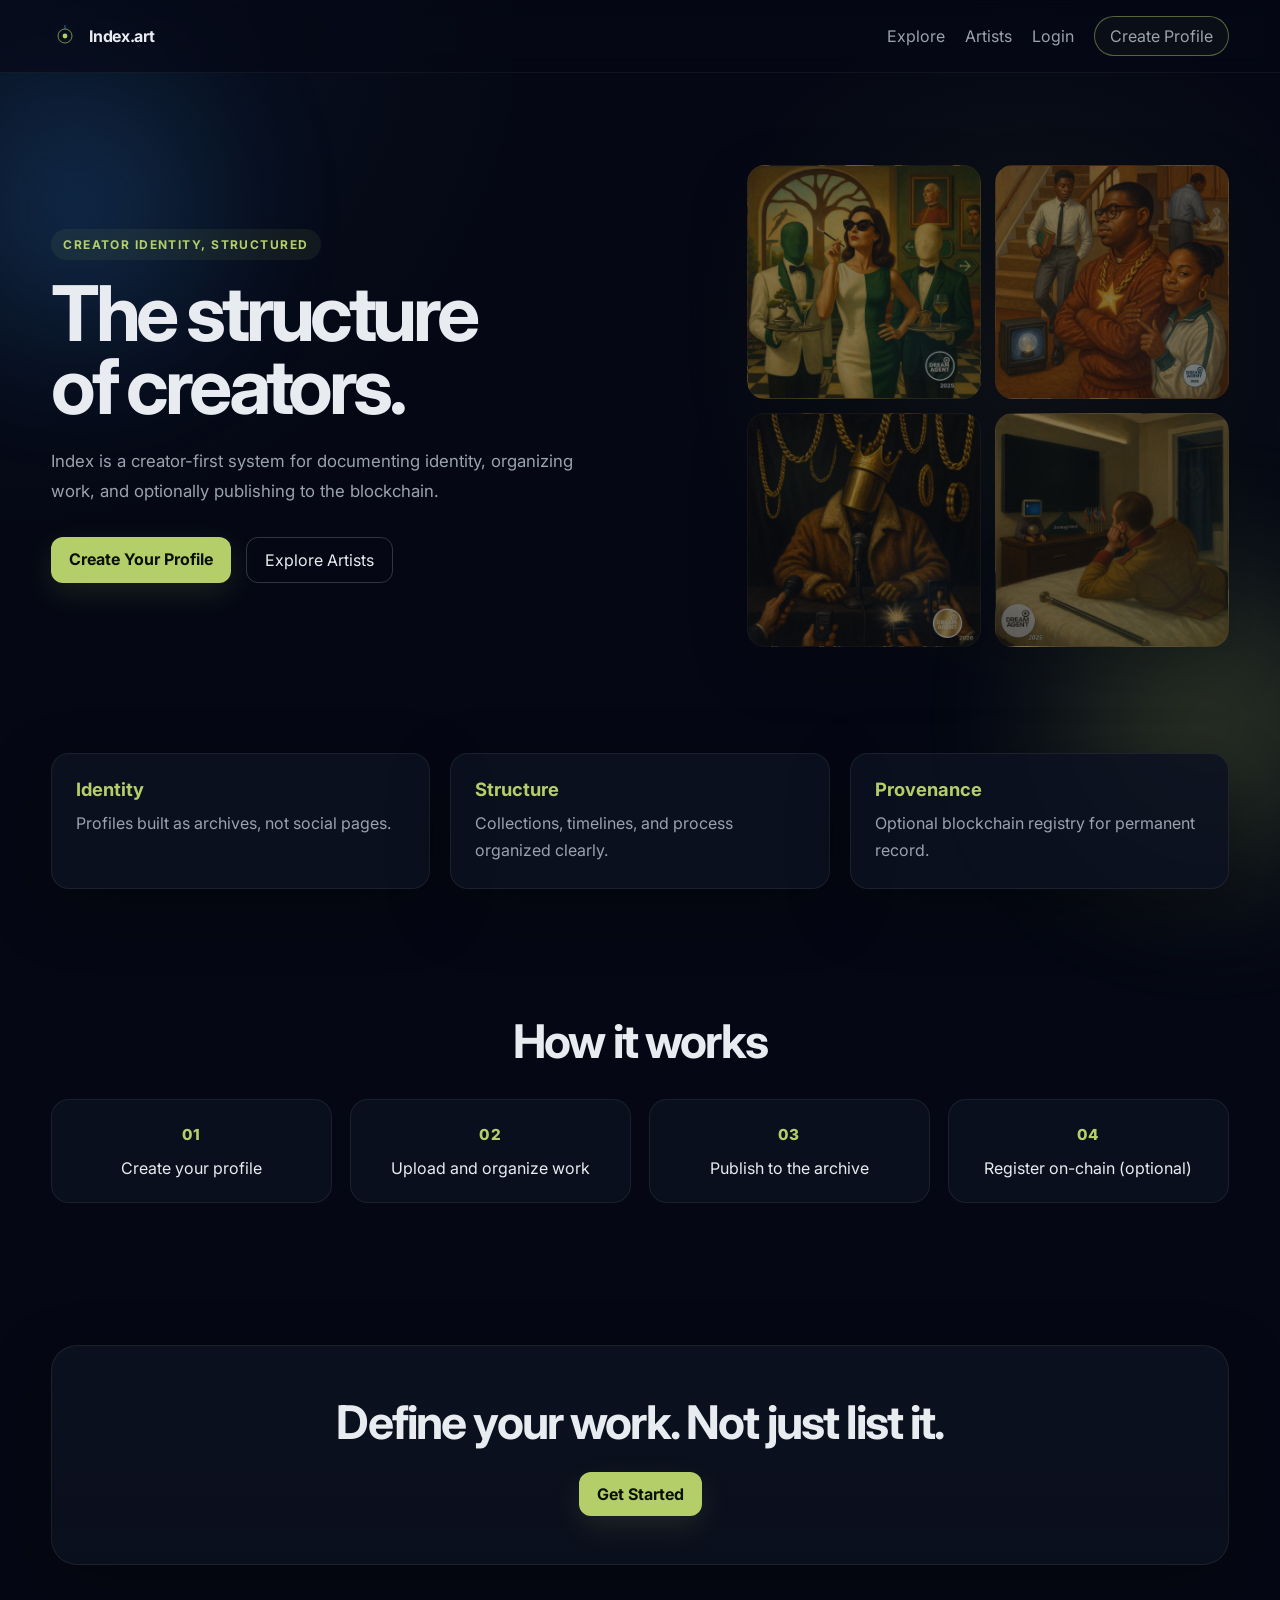
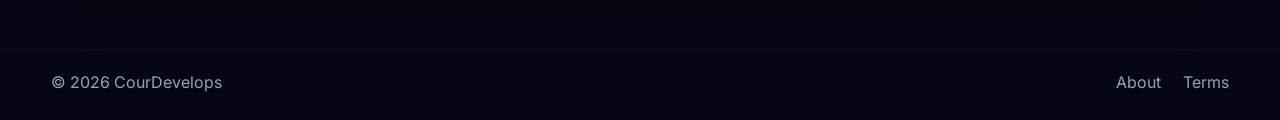
<file: index.html>
<!DOCTYPE html>
<html lang="en">
<head>
  <meta charset="UTF-8" />
  <meta name="viewport" content="width=device-width, initial-scale=1.0"/>
  <title>Index — The Structure of Creators</title>
  <link rel="stylesheet" href="styles.css"/>
  <link rel="icon" href="favicon.svg" type="image/svg+xml"/>
  <link href="https://fonts.googleapis.com/css2?family=Inter:wght@400;500;600;700;800&display=swap" rel="stylesheet">
</head>
<body>

  <div class="bg-orb bg-orb-1"></div>
  <div class="bg-orb bg-orb-2"></div>

  <!-- NAV -->
  <header class="nav fade-in">
    <div class="container nav-inner">

      <div class="logo">
        <a href="index.html">
            <svg class="logo-mark" width="28" height="28" viewBox="0 0 64 64" fill="none">
            <circle cx="32" cy="32" r="16" stroke="#B4CF6A" stroke-width="1.5"/>
            <circle cx="32" cy="32" r="5.5" fill="#B4CF6A"/>
            <line x1="32" y1="8" x2="32" y2="15" stroke="#3A9DF7" stroke-width="1.5" stroke-linecap="round"/>
            </svg>
            <span>Index.art</span>
        </a>
        </div>

      <button class="hamburger" aria-label="Menu">
        <span></span>
        <span></span>
        <span></span>
      </button>

      <nav class="nav-links">
        <a href="explore.html">Explore</a>
        <a href="artists.html">Artists</a>
        <a href="login.html">Login</a>
        <a href="profile-create.html" class="btn-outline">Create Profile</a>
     </nav>

    </div>

    <div class="mobile-menu">
      <nav class="mobile-nav-links">
        <a href="explore.html">Explore</a>
        <a href="artists.html">Artists</a>
        <a href="login.html">Login</a>
        <a href="profile-create.html" class="btn-outline">Create Profile</a>
      </nav>
    </div>
  </header>

  <!-- HERO -->
  <section class="hero">
    <div class="container hero-grid">

      <div class="hero-left fade-up delay-1">
        <div class="eyebrow">CREATOR IDENTITY, STRUCTURED</div>
        <h1>
          The structure<br/>
          of creators.
        </h1>

        <p>
          Index is a creator-first system for documenting identity,
          organizing work, and optionally publishing to the blockchain.
        </p>

        <div class="hero-actions">
            <a href="profile-create.html" class="btn-primary">Create Your Profile</a>
            <a href="artists.html" class="btn-ghost">Explore Artists</a>
        </div>
      </div>

      <div class="hero-right fade-up delay-2">
        <div class="hero-art-grid">
          <div class="art-card art-card-1">
            <!-- <img src="./img/demo/binary_tree.png" alt="Binary Tree by Dream Agent"/> -->
          </div>
          <div class="art-card art-card-2">
            <!-- <img src="./img/demo/conrads_house.png" style="height: 150px;" alt="Conrad's House by Dream Agent"/> -->
          </div>
          <div class="art-card art-card-3">
            <!-- <img src="./img/demo/fractal_geometry.png" alt="Fractal Geometry by Dream Agent"/> -->
          </div>
          <div class="art-card art-card-4">
            <!-- <img src="./img/demo/algorithmic_art.png" alt="Algorithmic Art by Dream Agent"/> -->
          </div>
        </div>
      </div>

    </div>
  </section>

  <!-- VALUE -->
  <section class="value">
    <div class="container value-grid">
      <div class="value-card fade-up delay-1">
        <h3>Identity</h3>
        <p>Profiles built as archives, not social pages.</p>
      </div>

      <div class="value-card fade-up delay-2">
        <h3>Structure</h3>
        <p>Collections, timelines, and process organized clearly.</p>
      </div>

      <div class="value-card fade-up delay-3">
        <h3>Provenance</h3>
        <p>Optional blockchain registry for permanent record.</p>
      </div>
    </div>
  </section>

  <!-- HOW IT WORKS -->
  <section class="steps">
    <div class="container fade-up">
      <h2>How it works</h2>

      <div class="steps-grid">
        <div class="step-card">
          <span>01</span>
          <p>Create your profile</p>
        </div>
        <div class="step-card">
          <span>02</span>
          <p>Upload and organize work</p>
        </div>
        <div class="step-card">
          <span>03</span>
          <p>Publish to the archive</p>
        </div>
        <div class="step-card">
          <span>04</span>
          <p>Register on-chain (optional)</p>
        </div>
      </div>
    </div>
  </section>

  <!-- CTA -->
  <section class="cta">
    <div class="container fade-up">
      <h2>Define your work. Not just list it.</h2>
      <button class="btn-primary">Get Started</button>
    </div>
  </section>

  <!-- FOOTER -->
  <footer class="footer fade-in">
    <div class="container footer-inner">
      <span>© 2026 CourDevelops</span>
      <div>
        <a href="#">About</a>
        <a href="#">Terms</a>
      </div>
    </div>
  </footer>

  <script>
    const hamburger = document.querySelector('.hamburger');
    const mobileMenu = document.querySelector('.mobile-menu');

    hamburger.addEventListener('click', () => {
      mobileMenu.classList.toggle('open');
    });
  </script>

</body>
</html>
</file>
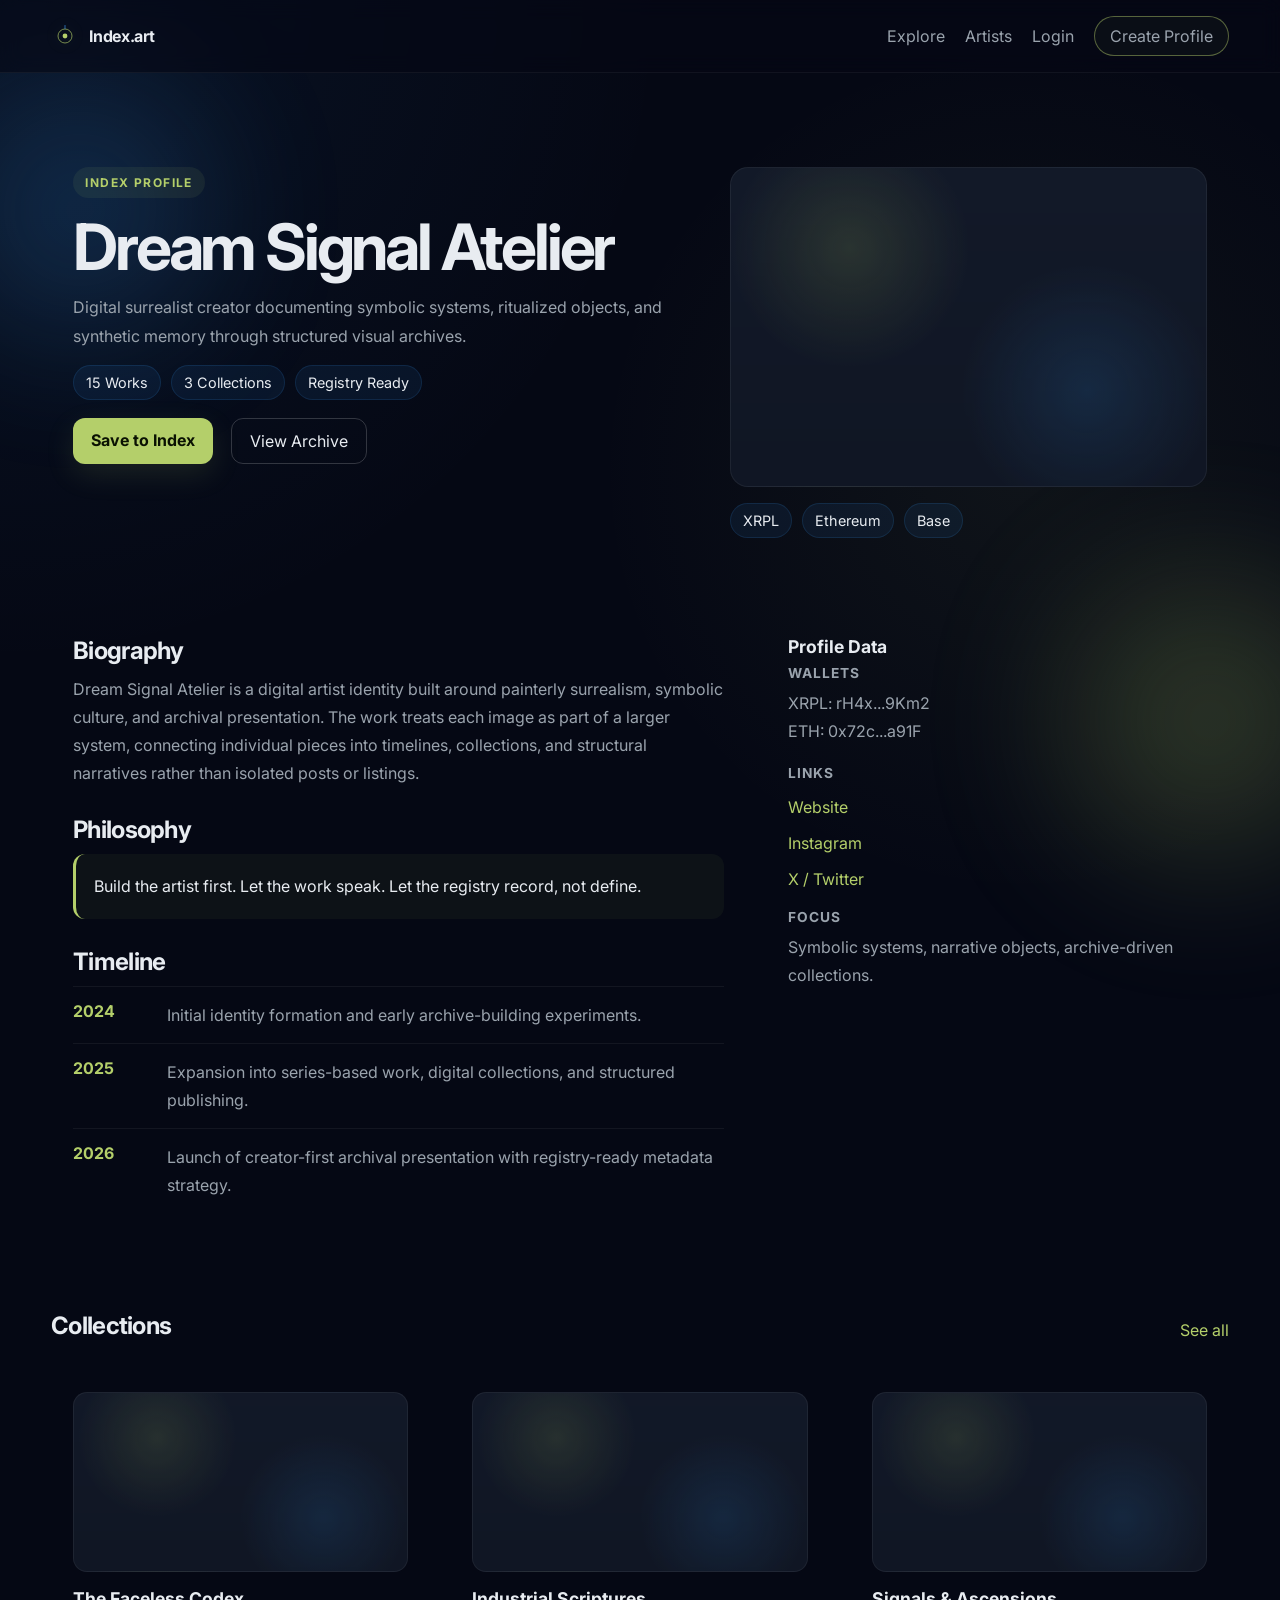
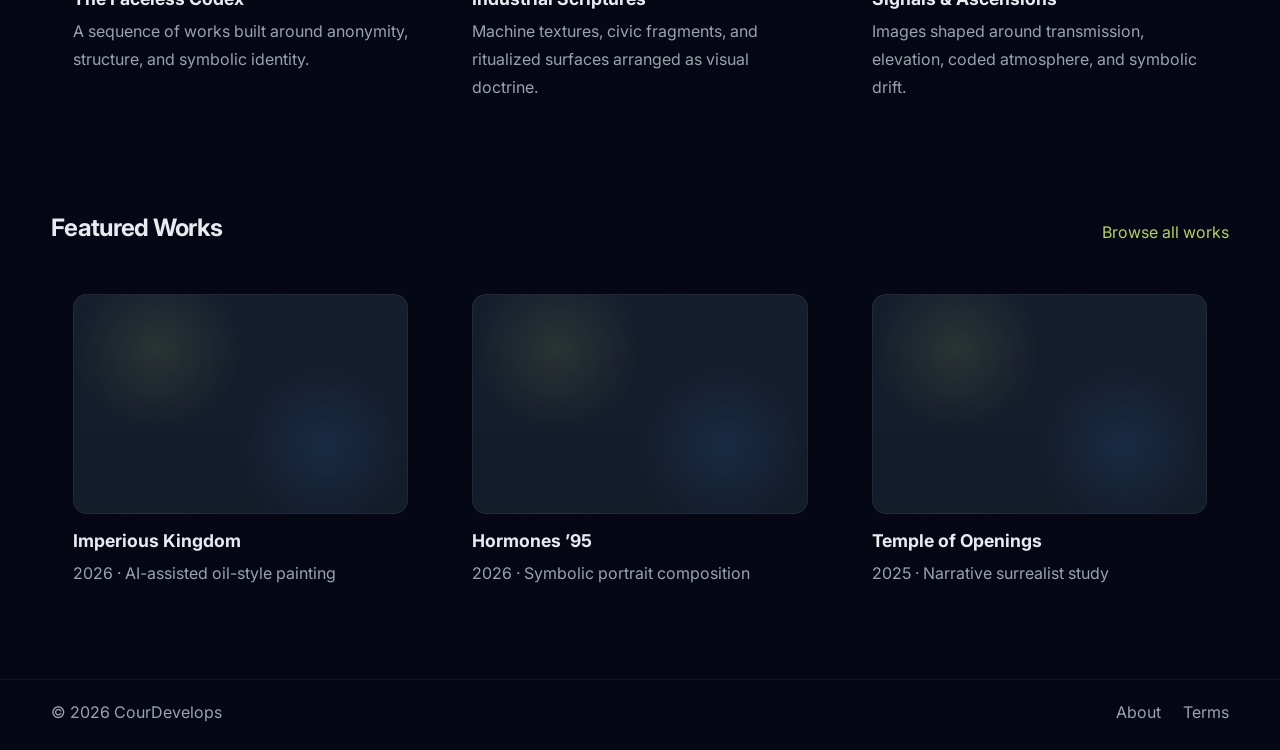
<file: artist-profile.html>
<!DOCTYPE html>
<html lang="en">
<head>
  <meta charset="UTF-8" />
  <meta name="viewport" content="width=device-width, initial-scale=1.0"/>
  <title>Index — Artist Profile</title>
  <link rel="stylesheet" href="styles.css"/>
  <link href="https://fonts.googleapis.com/css2?family=Inter:wght@400;500;600;700;800&display=swap" rel="stylesheet">
</head>
<body>
  <div class="bg-orb bg-orb-1"></div>
  <div class="bg-orb bg-orb-2"></div>

  <header class="nav fade-in">
    <div class="container nav-inner">
      <div class="logo">
        <a href="index.html">
            <svg class="logo-mark" width="28" height="28" viewBox="0 0 64 64" fill="none">
            <circle cx="32" cy="32" r="16" stroke="#B4CF6A" stroke-width="1.5"/>
            <circle cx="32" cy="32" r="5.5" fill="#B4CF6A"/>
            <line x1="32" y1="8" x2="32" y2="15" stroke="#3A9DF7" stroke-width="1.5" stroke-linecap="round"/>
            </svg>
            <span>Index.art</span>
        </a>
        </div>

      <nav class="nav-links">
        <a href="explore.html">Explore</a>
        <a href="artists.html">Artists</a>
        <a href="login.html">Login</a>
        <a href="profile-create.html" class="btn-outline">Create Profile</a>
      </nav>
    </div>
  </header>

  <section class="page-hero">
    <div class="container artist-hero-grid">
      <div class="surface-card card-pad fade-up delay-1">
        <div class="eyebrow">INDEX PROFILE</div>
        <h1>Dream Signal Atelier</h1>
        <p>
          Digital surrealist creator documenting symbolic systems, ritualized objects,
          and synthetic memory through structured visual archives.
        </p>

        <div class="meta-row">
          <span class="meta-pill">15 Works</span>
          <span class="meta-pill">3 Collections</span>
          <span class="meta-pill">Registry Ready</span>
        </div>

        <div class="link-row">
            <a href="login.html" class="btn-primary">Save to Index</a>
            <a href="#collections" class="btn-ghost">View Archive</a>
        </div>
      </div>

      <div class="surface-card card-pad fade-up delay-2">
        <div class="artist-avatar-xl"></div>
        <div class="meta-row" style="margin-top:16px;">
          <span class="meta-pill">XRPL</span>
          <span class="meta-pill">Ethereum</span>
          <span class="meta-pill">Base</span>
        </div>
      </div>
    </div>
  </section>

  <section class="page-section">
    <div class="container artist-layout">
      <div class="surface-card card-pad fade-up delay-1">
        <h2 class="section-title">Biography</h2>
        <p class="card-copy">
          Dream Signal Atelier is a digital artist identity built around painterly surrealism,
          symbolic culture, and archival presentation. The work treats each image as part of
          a larger system, connecting individual pieces into timelines, collections, and
          structural narratives rather than isolated posts or listings.
        </p>

        <h2 class="section-title" style="margin-top:28px;">Philosophy</h2>
        <blockquote class="index-quote">
          Build the artist first. Let the work speak. Let the registry record, not define.
        </blockquote>

        <h2 class="section-title" style="margin-top:28px;">Timeline</h2>
        <div class="timeline-list">
          <div class="timeline-row">
            <span>2024</span>
            <p>Initial identity formation and early archive-building experiments.</p>
          </div>
          <div class="timeline-row">
            <span>2025</span>
            <p>Expansion into series-based work, digital collections, and structured publishing.</p>
          </div>
          <div class="timeline-row">
            <span>2026</span>
            <p>Launch of creator-first archival presentation with registry-ready metadata strategy.</p>
          </div>
        </div>
      </div>

      <aside class="artist-sidebar">
        <div class="surface-card card-pad fade-up delay-2">
          <h3 class="card-title">Profile Data</h3>
          <div class="sidebar-group">
            <span class="sidebar-label">Wallets</span>
            <p class="card-copy">XRPL: rH4x...9Km2</p>
            <p class="card-copy">ETH: 0x72c...a91F</p>
          </div>

          <div class="sidebar-group">
            <span class="sidebar-label">Links</span>
            <p><a class="text-link" href="#">Website</a></p>
            <p><a class="text-link" href="#">Instagram</a></p>
            <p><a class="text-link" href="#">X / Twitter</a></p>
          </div>

          <div class="sidebar-group">
            <span class="sidebar-label">Focus</span>
            <p class="card-copy">Symbolic systems, narrative objects, archive-driven collections.</p>
          </div>
        </div>
      </aside>
    </div>
  </section>

  <section class="page-section" id="collections">
    <div class="container">
      <div class="section-header fade-up">
        <h2 class="section-title">Collections</h2>
        <a href="#" class="text-link">See all</a>
      </div>

      <div class="grid-3">
        <article class="surface-card card-pad fade-up delay-1">
          <div class="artist-thumb"></div>
          <h3 class="card-title">The Faceless Codex</h3>
          <p class="card-copy">A sequence of works built around anonymity, structure, and symbolic identity.</p>
        </article>

        <article class="surface-card card-pad fade-up delay-2">
          <div class="artist-thumb"></div>
          <h3 class="card-title">Industrial Scriptures</h3>
          <p class="card-copy">Machine textures, civic fragments, and ritualized surfaces arranged as visual doctrine.</p>
        </article>

        <article class="surface-card card-pad fade-up delay-3">
          <div class="artist-thumb"></div>
          <h3 class="card-title">Signals & Ascensions</h3>
          <p class="card-copy">Images shaped around transmission, elevation, coded atmosphere, and symbolic drift.</p>
        </article>
      </div>
    </div>
  </section>

  <section class="page-section">
    <div class="container">
      <div class="section-header fade-up">
        <h2 class="section-title">Featured Works</h2>
        <a href="#" class="text-link">Browse all works</a>
      </div>

      <div class="grid-3">
        <article class="surface-card card-pad fade-up delay-1">
          <div class="work-thumb"></div>
          <h3 class="card-title">Imperious Kingdom</h3>
          <p class="card-copy">2026 · AI-assisted oil-style painting</p>
        </article>

        <article class="surface-card card-pad fade-up delay-2">
          <div class="work-thumb"></div>
          <h3 class="card-title">Hormones ’95</h3>
          <p class="card-copy">2026 · Symbolic portrait composition</p>
        </article>

        <article class="surface-card card-pad fade-up delay-3">
          <div class="work-thumb"></div>
          <h3 class="card-title">Temple of Openings</h3>
          <p class="card-copy">2025 · Narrative surrealist study</p>
        </article>
      </div>
    </div>
  </section>

  <footer class="footer fade-in">
    <div class="container footer-inner">
      <span>© 2026 CourDevelops</span>
      <div>
        <a href="#">About</a>
        <a href="#">Terms</a>
      </div>
    </div>
  </footer>
</body>
</html>
</file>
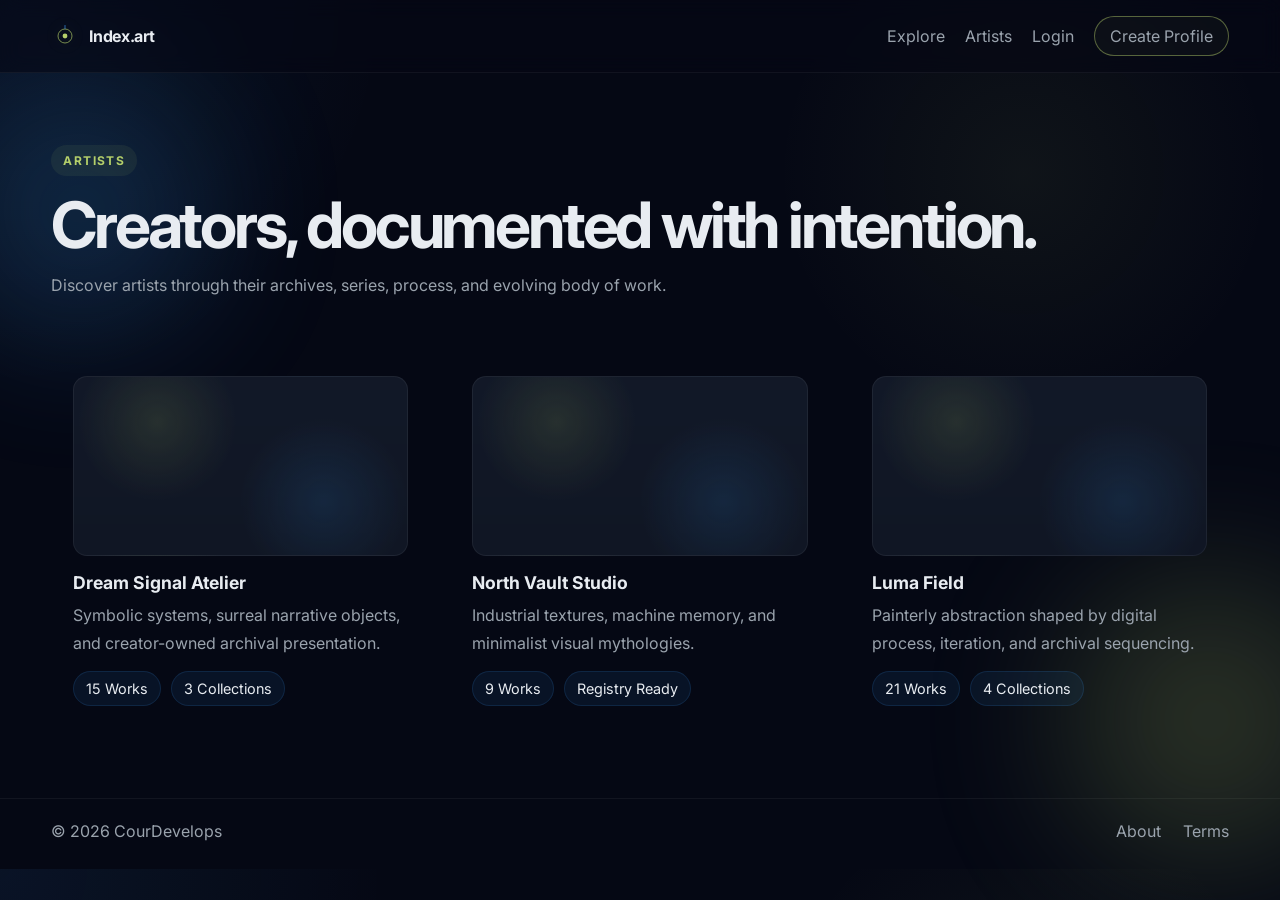
<file: artists.html>
<!DOCTYPE html>
<html lang="en">
<head>
  <meta charset="UTF-8" />
  <meta name="viewport" content="width=device-width, initial-scale=1.0"/>
  <title>Index — Artists</title>
  <link rel="stylesheet" href="styles.css"/>
  <link rel="icon" href="favicon.svg" type="image/svg+xml"/>
  <link href="https://fonts.googleapis.com/css2?family=Inter:wght@400;500;600;700;800&display=swap" rel="stylesheet">
</head>
<body>
  <div class="bg-orb bg-orb-1"></div>
  <div class="bg-orb bg-orb-2"></div>

  <header class="nav fade-in">
    <div class="container nav-inner">
      <div class="logo">
        <a href="index.html">
            <svg class="logo-mark" width="28" height="28" viewBox="0 0 64 64" fill="none">
            <circle cx="32" cy="32" r="16" stroke="#B4CF6A" stroke-width="1.5"/>
            <circle cx="32" cy="32" r="5.5" fill="#B4CF6A"/>
            <line x1="32" y1="8" x2="32" y2="15" stroke="#3A9DF7" stroke-width="1.5" stroke-linecap="round"/>
            </svg>
            <span>Index.art</span>
        </a>
        </div>

      <button class="hamburger" aria-label="Menu">
        <span></span>
        <span></span>
        <span></span>
      </button>

      <nav class="nav-links">
        <a href="explore.html">Explore</a>
        <a href="artists.html">Artists</a>
        <a href="login.html">Login</a>
        <a href="profile-create.html" class="btn-outline">Create Profile</a>
      </nav>
    </div>

    <div class="mobile-menu">
      <nav class="mobile-nav-links">
        <a href="explore.html">Explore</a>
        <a href="artists.html">Artists</a>
        <a href="login.html">Login</a>
        <a href="profile-create.html" class="btn-outline">Create Profile</a>
      </nav>
    </div>
  </header>

  <section class="page-hero">
    <div class="container fade-up">
      <div class="eyebrow">ARTISTS</div>
      <h1>Creators, documented with intention.</h1>
      <p>
        Discover artists through their archives, series, process, and evolving body of work.
      </p>
    </div>
  </section>

  <section class="page-section">
    
    <div class="container grid-3">
      <a href="artist-profile.html" class="card-link">
    <article class="artist-card card-pad fade-up delay-1">
      <div class="artist-thumb"></div>
      <h3 class="card-title">Dream Signal Atelier</h3>
      <p class="card-copy">Symbolic systems, surreal narrative objects, and creator-owned archival presentation.</p>
      <div class="meta-row">
        <span class="meta-pill">15 Works</span>
        <span class="meta-pill">3 Collections</span>
      </div>
    </article>
  </a>

      <a href="artist-profile.html" class="card-link">
        <article class="artist-card card-pad fade-up delay-2">
        <div class="artist-thumb"></div>
        <h3 class="card-title">North Vault Studio</h3>
        <p class="card-copy">Industrial textures, machine memory, and minimalist visual mythologies.</p>
        <div class="meta-row">
            <span class="meta-pill">9 Works</span>
            <span class="meta-pill">Registry Ready</span>
        </div>
        </article>
    </a>

        <a href="artist-profile.html" class="card-link">
        <article class="artist-card card-pad fade-up delay-3">
        <div class="artist-thumb"></div>
        <h3 class="card-title">Luma Field</h3>
        <p class="card-copy">Painterly abstraction shaped by digital process, iteration, and archival sequencing.</p>
        <div class="meta-row">
            <span class="meta-pill">21 Works</span>
            <span class="meta-pill">4 Collections</span>
        </div>
        </article>
    </a>
    </div>
  </section>

  <footer class="footer fade-in">
    <div class="container footer-inner">
      <span>© 2026 CourDevelops</span>
      <div>
        <a href="#">About</a>
        <a href="#">Terms</a>
      </div>
    </div>
  </footer>

  <script>
    const hamburger = document.querySelector('.hamburger');
    const mobileMenu = document.querySelector('.mobile-menu');

    hamburger.addEventListener('click', () => {
      mobileMenu.classList.toggle('open');
    });
  </script>

</body>
</html>
</file>
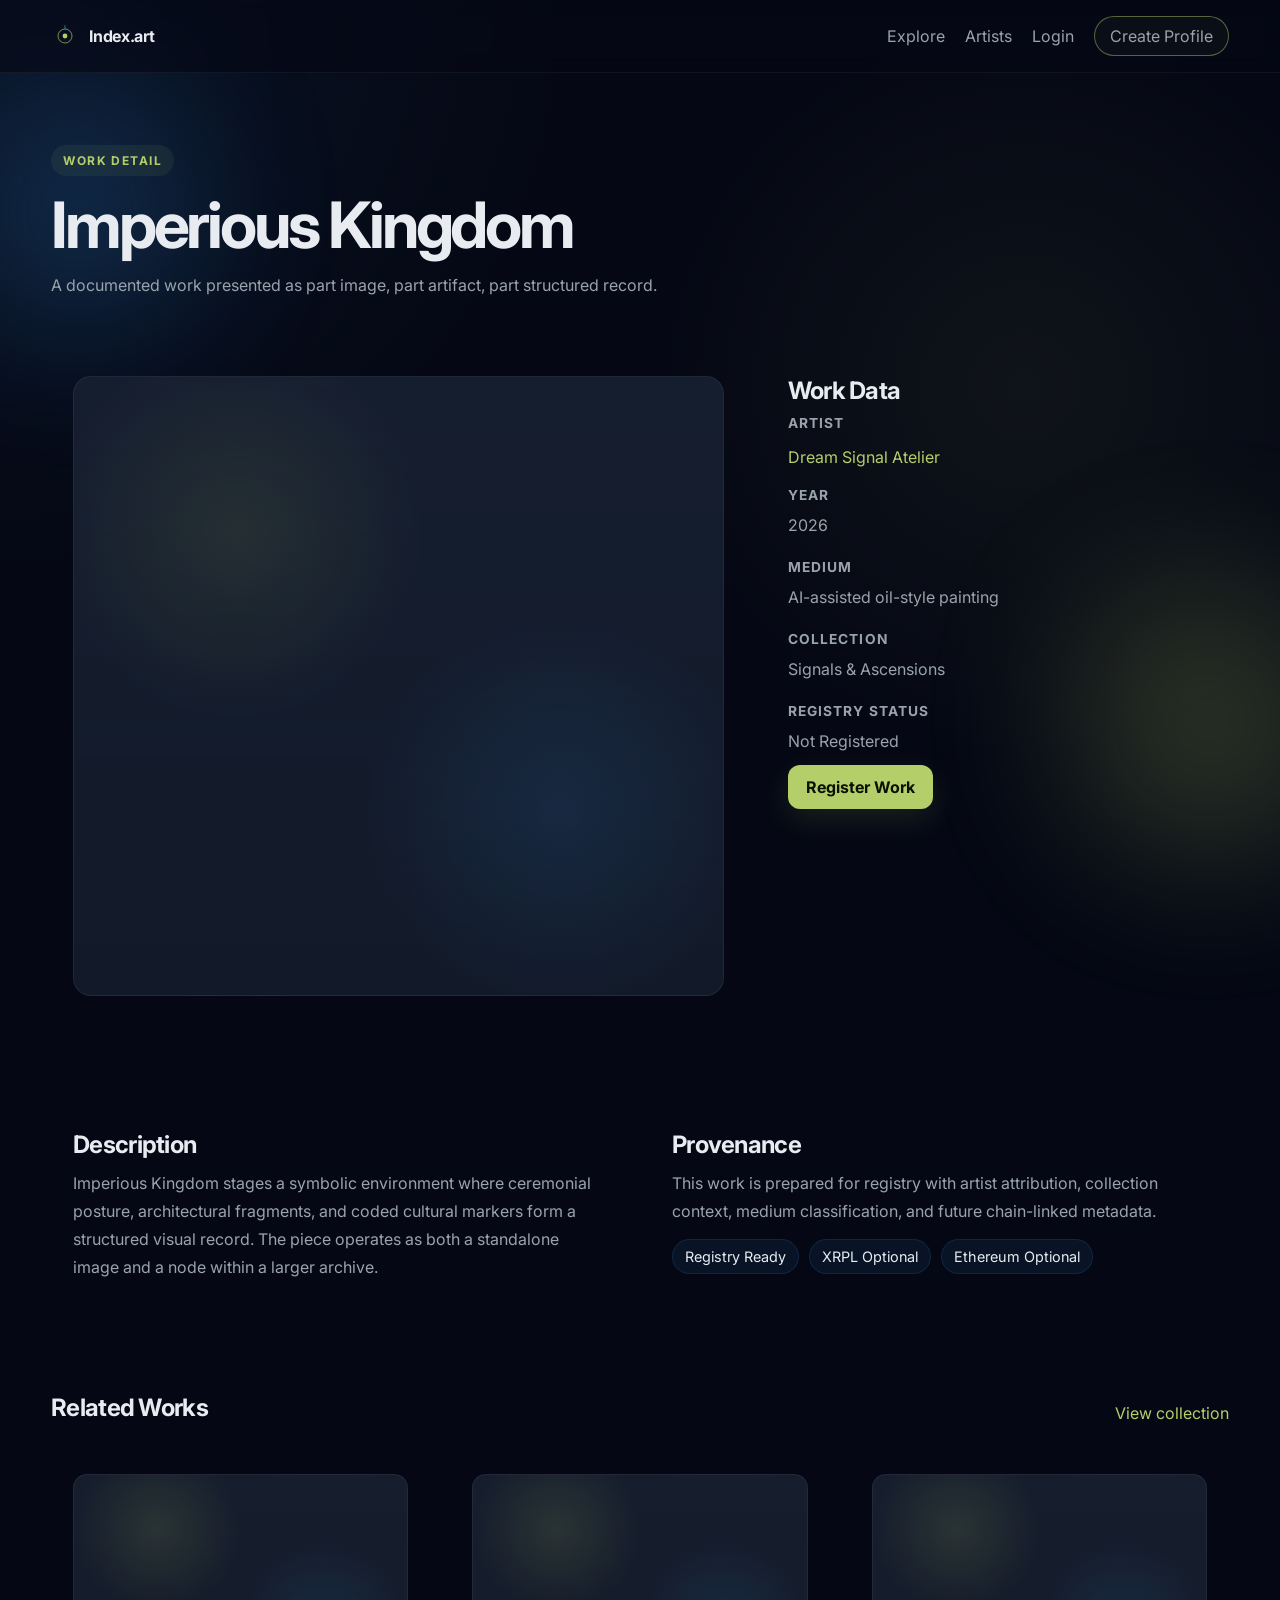
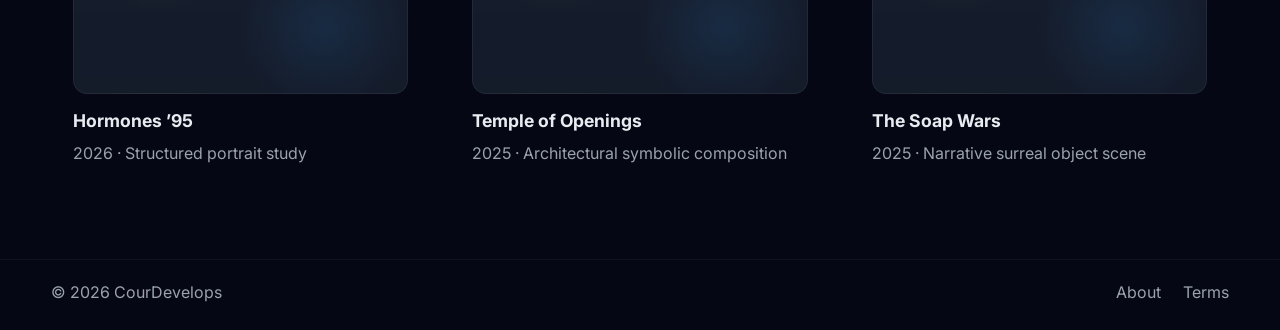
<file: artwork-detail.html>
<!DOCTYPE html>
<html lang="en">
<head>
  <meta charset="UTF-8" />
  <meta name="viewport" content="width=device-width, initial-scale=1.0"/>
  <title>Index — Artwork Detail</title>
  <link rel="stylesheet" href="styles.css"/>  <link rel="icon" href="favicon.svg" type="image/svg+xml"/>  <link href="https://fonts.googleapis.com/css2?family=Inter:wght@400;500;600;700;800&display=swap" rel="stylesheet">
</head>
<body>
  <div class="bg-orb bg-orb-1"></div>
  <div class="bg-orb bg-orb-2"></div>

  <header class="nav fade-in">
    <div class="container nav-inner">
      <div class="logo">
        <a href="index.html">
            <svg class="logo-mark" width="28" height="28" viewBox="0 0 64 64" fill="none">
            <circle cx="32" cy="32" r="16" stroke="#B4CF6A" stroke-width="1.5"/>
            <circle cx="32" cy="32" r="5.5" fill="#B4CF6A"/>
            <line x1="32" y1="8" x2="32" y2="15" stroke="#3A9DF7" stroke-width="1.5" stroke-linecap="round"/>
            </svg>
            <span>Index.art</span>
        </a>
        </div>

      <button class="hamburger" aria-label="Menu">
        <span></span>
        <span></span>
        <span></span>
      </button>

      <nav class="nav-links">
        <a href="explore.html">Explore</a>
        <a href="artists.html">Artists</a>
        <a href="login.html">Login</a>
        <a href="profile-create.html" class="btn-outline">Create Profile</a>
      </nav>
    </div>

    <div class="mobile-menu">
      <nav class="mobile-nav-links">
        <a href="explore.html">Explore</a>
        <a href="artists.html">Artists</a>
        <a href="login.html">Login</a>
        <a href="profile-create.html" class="btn-outline">Create Profile</a>
      </nav>
    </div>
  </header>

  <section class="page-hero">
    <div class="container fade-up">
      <div class="eyebrow">WORK DETAIL</div>
      <h1>Imperious Kingdom</h1>
      <p>
        A documented work presented as part image, part artifact, part structured record.
      </p>
    </div>
  </section>

  <section class="page-section">
    <div class="container artwork-layout">
      <div class="surface-card card-pad fade-up delay-1">
        <div class="artwork-display"></div>
      </div>

      <aside class="surface-card card-pad fade-up delay-2">
        <h2 class="section-title">Work Data</h2>

        <div class="detail-group">
          <span class="sidebar-label">Artist</span>
          <p><a class="text-link" href="artist-profile.html">Dream Signal Atelier</a></p>
        </div>

        <div class="detail-group">
          <span class="sidebar-label">Year</span>
          <p class="card-copy">2026</p>
        </div>

        <div class="detail-group">
          <span class="sidebar-label">Medium</span>
          <p class="card-copy">AI-assisted oil-style painting</p>
        </div>

        <div class="detail-group">
          <span class="sidebar-label">Collection</span>
          <p class="card-copy">Signals & Ascensions</p>
        </div>

        <div class="detail-group">
          <span class="sidebar-label">Registry Status</span>
          <p class="card-copy">Not Registered</p>
          <a href="#" class="btn-primary" style="display:inline-block; margin-top:10px;">Register Work</a>
        </div>
      </aside>
    </div>
  </section>

  <section class="page-section">
    <div class="container grid-2">
      <div class="surface-card card-pad fade-up delay-1">
        <h2 class="section-title">Description</h2>
        <p class="card-copy">
          Imperious Kingdom stages a symbolic environment where ceremonial posture,
          architectural fragments, and coded cultural markers form a structured visual record.
          The piece operates as both a standalone image and a node within a larger archive.
        </p>
      </div>

      <div class="surface-card card-pad fade-up delay-2">
        <h2 class="section-title">Provenance</h2>
        <p class="card-copy">
          This work is prepared for registry with artist attribution, collection context,
          medium classification, and future chain-linked metadata.
        </p>
        <div class="meta-row">
          <span class="meta-pill">Registry Ready</span>
          <span class="meta-pill">XRPL Optional</span>
          <span class="meta-pill">Ethereum Optional</span>
        </div>
      </div>
    </div>
  </section>

  <section class="page-section">
    <div class="container">
      <div class="section-header fade-up">
        <h2 class="section-title">Related Works</h2>
        <a href="#" class="text-link">View collection</a>
      </div>

      <div class="grid-3">
        <article class="surface-card card-pad fade-up delay-1">
          <div class="work-thumb"></div>
          <h3 class="card-title">Hormones ’95</h3>
          <p class="card-copy">2026 · Structured portrait study</p>
        </article>

        <article class="surface-card card-pad fade-up delay-2">
          <div class="work-thumb"></div>
          <h3 class="card-title">Temple of Openings</h3>
          <p class="card-copy">2025 · Architectural symbolic composition</p>
        </article>

        <article class="surface-card card-pad fade-up delay-3">
          <div class="work-thumb"></div>
          <h3 class="card-title">The Soap Wars</h3>
          <p class="card-copy">2025 · Narrative surreal object scene</p>
        </article>
      </div>
    </div>
  </section>

  <footer class="footer fade-in">
    <div class="container footer-inner">
      <span>© 2026 CourDevelops</span>
      <div>
        <a href="#">About</a>
        <a href="#">Terms</a>
      </div>
    </div>
  </footer>

  <script>
    const hamburger = document.querySelector('.hamburger');
    const mobileMenu = document.querySelector('.mobile-menu');

    hamburger.addEventListener('click', () => {
      mobileMenu.classList.toggle('open');
    });
  </script>

</body>
</html>
</file>
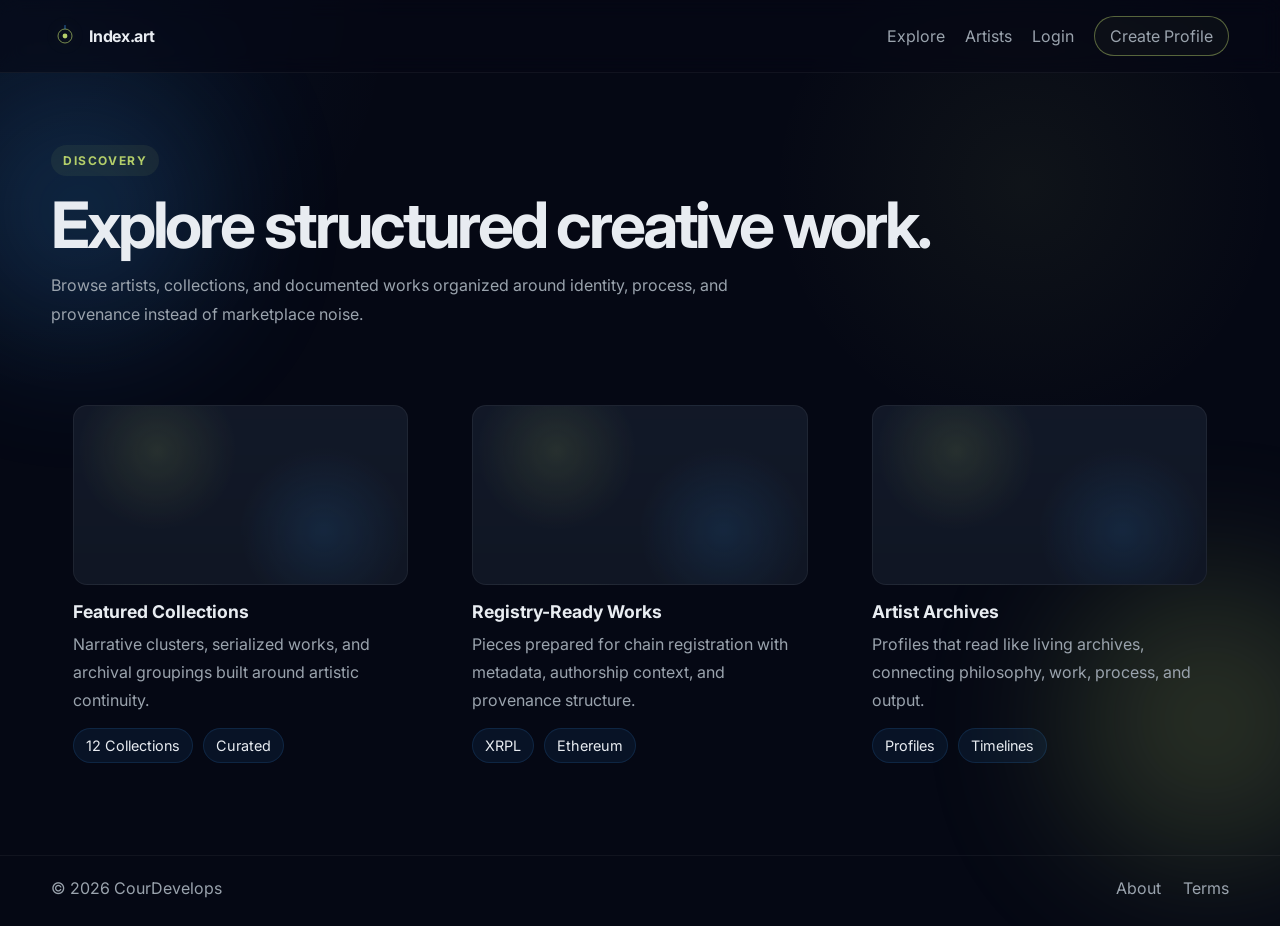
<file: explore.html>
<!DOCTYPE html>
<html lang="en">
<head>
  <meta charset="UTF-8" />
  <meta name="viewport" content="width=device-width, initial-scale=1.0"/>
  <title>Index — Explore</title>
  <link rel="stylesheet" href="styles.css"/>
  <link rel="icon" href="favicon.svg" type="image/svg+xml"/>
  <link href="https://fonts.googleapis.com/css2?family=Inter:wght@400;500;600;700;800&display=swap" rel="stylesheet">
</head>
<body>
  <div class="bg-orb bg-orb-1"></div>
  <div class="bg-orb bg-orb-2"></div>

  <header class="nav fade-in">
  <div class="container nav-inner">
    <div class="logo">
      <a href="index.html">
        <svg class="logo-mark" width="28" height="28" viewBox="0 0 64 64" fill="none">
          <circle cx="32" cy="32" r="16" stroke="#B4CF6A" stroke-width="1.5"/>
          <circle cx="32" cy="32" r="5.5" fill="#B4CF6A"/>
          <line x1="32" y1="8" x2="32" y2="15" stroke="#3A9DF7" stroke-width="1.5" stroke-linecap="round"/>
        </svg>
        <span>Index.art</span>
      </a>
    </div>

    <button class="hamburger" aria-label="Menu">
      <span></span>
      <span></span>
      <span></span>
    </button>

    <nav class="nav-links">
      <a href="explore.html">Explore</a>
      <a href="artists.html">Artists</a>
      <a href="login.html">Login</a>
      <a href="profile-create.html" class="btn-outline">Create Profile</a>
    </nav>
  </div>

  <div class="mobile-menu">
    <nav class="mobile-nav-links">
      <a href="explore.html">Explore</a>
      <a href="artists.html">Artists</a>
      <a href="login.html">Login</a>
      <a href="profile-create.html" class="btn-outline">Create Profile</a>
    </nav>
  </div>
</header>

  <section class="page-hero">
    <div class="container fade-up">
      <div class="eyebrow">DISCOVERY</div>
      <h1>Explore structured creative work.</h1>
      <p>
        Browse artists, collections, and documented works organized around identity,
        process, and provenance instead of marketplace noise.
      </p>
    </div>
  </section>

  <section class="page-section">
    <div class="container grid-3">
    <a href="artists.html" class="card-link">
        <article class="explore-card card-pad fade-up delay-1">
        <div class="explore-thumb"></div>
        <h3 class="card-title">Featured Collections</h3>
        <p class="card-copy">Narrative clusters, serialized works, and archival groupings built around artistic continuity.</p>
        <div class="meta-row">
            <span class="meta-pill">12 Collections</span>
            <span class="meta-pill">Curated</span>
        </div>
        </article>
    </a>

    <a href="artwork-detail.html" class="card-link">
        <article class="explore-card card-pad fade-up delay-2">
        <div class="explore-thumb"></div>
        <h3 class="card-title">Registry-Ready Works</h3>
        <p class="card-copy">Pieces prepared for chain registration with metadata, authorship context, and provenance structure.</p>
        <div class="meta-row">
            <span class="meta-pill">XRPL</span>
            <span class="meta-pill">Ethereum</span>
        </div>
        </article>
    </a>

    <a href="artist-profile.html" class="card-link">
        <article class="explore-card card-pad fade-up delay-3">
        <div class="explore-thumb"></div>
        <h3 class="card-title">Artist Archives</h3>
        <p class="card-copy">Profiles that read like living archives, connecting philosophy, work, process, and output.</p>
        <div class="meta-row">
            <span class="meta-pill">Profiles</span>
            <span class="meta-pill">Timelines</span>
        </div>
        </article>
    </a>
    </div>
  </section>

  <footer class="footer fade-in">
    <div class="container footer-inner">
      <span>© 2026 CourDevelops</span>
      <div>
        <a href="#">About</a>
        <a href="#">Terms</a>
      </div>
    </div>
  </footer>

  <script>
    const hamburger = document.querySelector('.hamburger');
    const mobileMenu = document.querySelector('.mobile-menu');

    hamburger.addEventListener('click', () => {
      mobileMenu.classList.toggle('open');
    });
  </script>

</body>
</html>
</file>
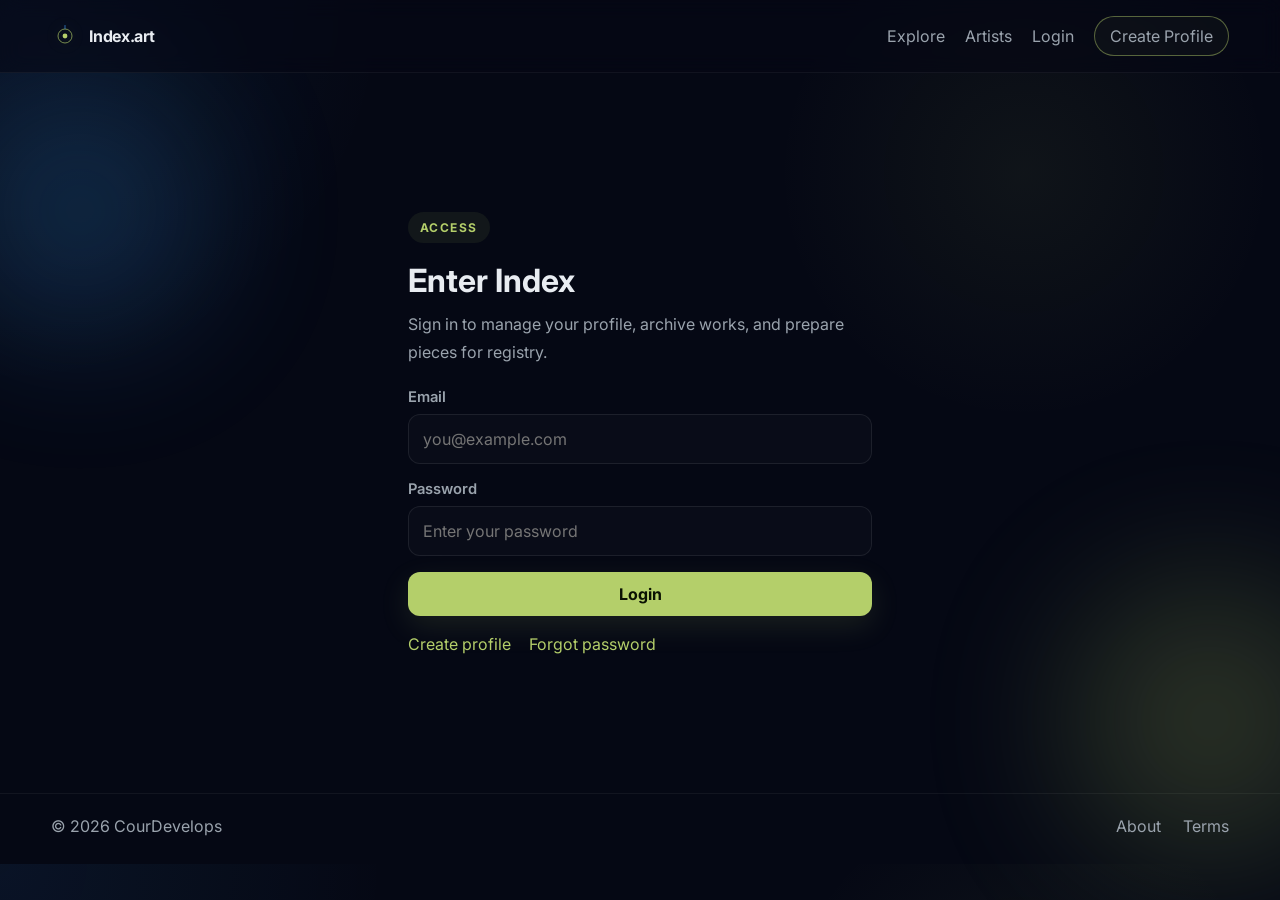
<file: login.html>
<!DOCTYPE html>
<html lang="en">
<head>
  <meta charset="UTF-8" />
  <meta name="viewport" content="width=device-width, initial-scale=1.0"/>
  <title>Index — Login</title>
  <link rel="stylesheet" href="styles.css"/>
  <link rel="icon" href="favicon.svg" type="image/svg+xml"/>
  <link href="https://fonts.googleapis.com/css2?family=Inter:wght@400;500;600;700;800&display=swap" rel="stylesheet">
</head>
<body>
  <div class="bg-orb bg-orb-1"></div>
  <div class="bg-orb bg-orb-2"></div>

  <header class="nav fade-in">
    <div class="container nav-inner">
      <div class="logo">
        <a href="index.html">
            <svg class="logo-mark" width="28" height="28" viewBox="0 0 64 64" fill="none">
            <circle cx="32" cy="32" r="16" stroke="#B4CF6A" stroke-width="1.5"/>
            <circle cx="32" cy="32" r="5.5" fill="#B4CF6A"/>
            <line x1="32" y1="8" x2="32" y2="15" stroke="#3A9DF7" stroke-width="1.5" stroke-linecap="round"/>
            </svg>
            <span>Index.art</span>
        </a>
        </div>

      <button class="hamburger" aria-label="Menu">
        <span></span>
        <span></span>
        <span></span>
      </button>

      <nav class="nav-links">
        <a href="explore.html">Explore</a>
        <a href="artists.html">Artists</a>
        <a href="login.html">Login</a>
        <a href="profile-create.html" class="btn-outline">Create Profile</a>
      </nav>
    </div>

    <div class="mobile-menu">
      <nav class="mobile-nav-links">
        <a href="explore.html">Explore</a>
        <a href="artists.html">Artists</a>
        <a href="login.html">Login</a>
        <a href="profile-create.html" class="btn-outline">Create Profile</a>
      </nav>
    </div>
  </header>

  <main class="login-wrap">
    <section class="login-panel fade-up">
      <div class="eyebrow">ACCESS</div>
      <h1 class="card-title" style="font-size: 2rem; margin-bottom: 10px;">Enter Index</h1>
      <p class="card-copy" style="margin-bottom: 22px;">
        Sign in to manage your profile, archive works, and prepare pieces for registry.
      </p>

      <form class="form-grid">
        <div class="field">
          <label for="email">Email</label>
          <input id="email" type="email" placeholder="you@example.com" />
        </div>

        <div class="field">
          <label for="password">Password</label>
          <input id="password" type="password" placeholder="Enter your password" />
        </div>

        <button type="submit" class="btn-primary">Login</button>
      </form>

      <div class="link-row">
        <a class="text-link" href="profile-create.html">Create profile</a>
        <a class="text-link" href="#">Forgot password</a>
      </div>
    </section>
  </main>

  <footer class="footer fade-in">
    <div class="container footer-inner">
      <span>© 2026 CourDevelops</span>
      <div>
        <a href="#">About</a>
        <a href="#">Terms</a>
      </div>
    </div>
  </footer>

  <script>
    const hamburger = document.querySelector('.hamburger');
    const mobileMenu = document.querySelector('.mobile-menu');

    hamburger.addEventListener('click', () => {
      mobileMenu.classList.toggle('open');
    });
  </script>

</body>
</html>
</file>
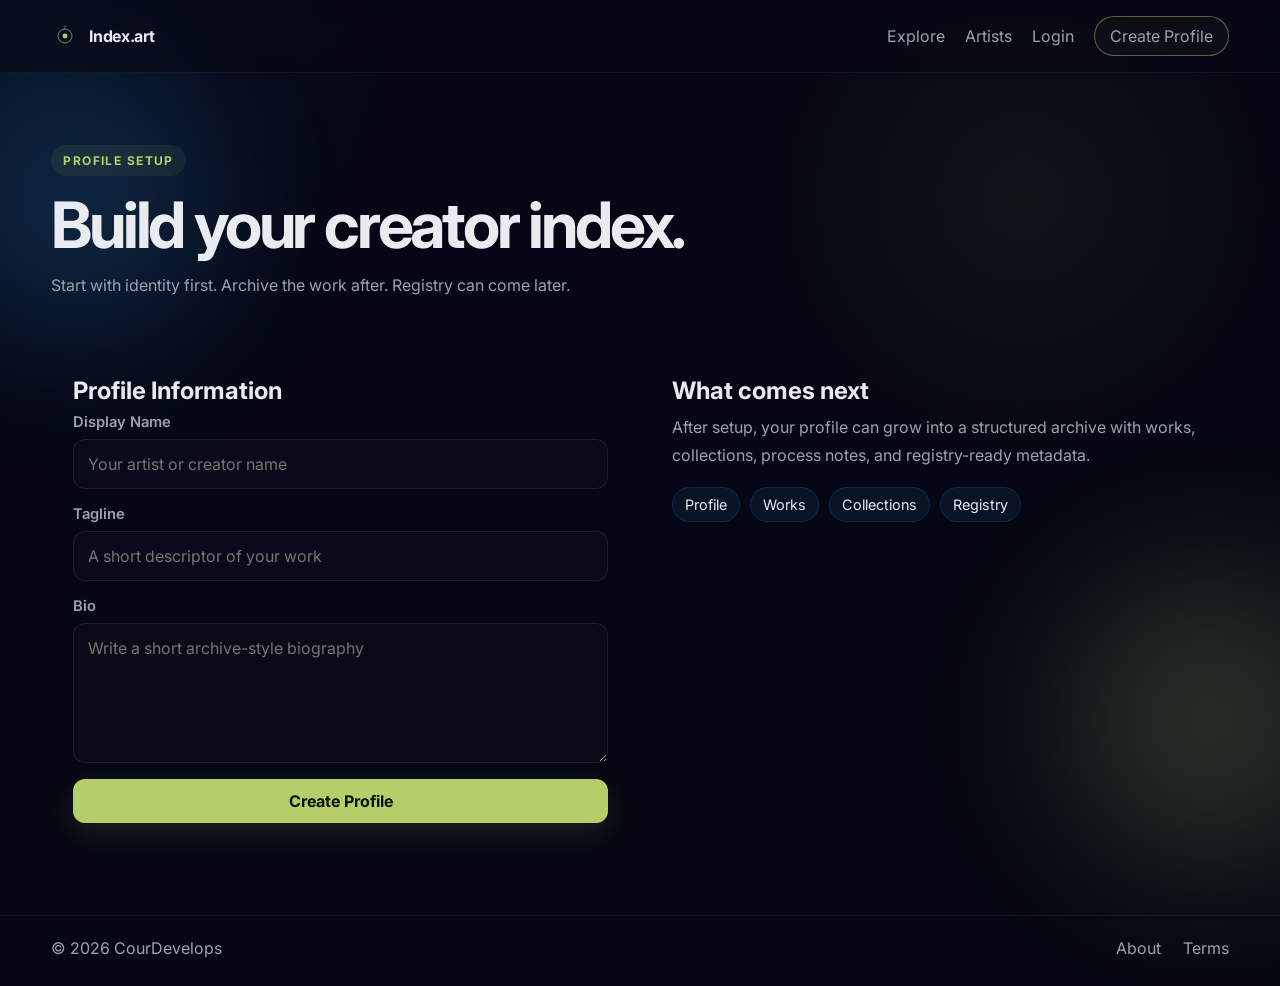
<file: profile-create.html>
<!DOCTYPE html>
<html lang="en">
<head>
  <meta charset="UTF-8" />
  <meta name="viewport" content="width=device-width, initial-scale=1.0"/>
  <title>Index — Create Profile</title>
  <link rel="stylesheet" href="styles.css"/>
  <link rel="icon" href="favicon.svg" type="image/svg+xml"/>
  <link href="https://fonts.googleapis.com/css2?family=Inter:wght@400;500;600;700;800&display=swap" rel="stylesheet">
</head>
<body>
  <div class="bg-orb bg-orb-1"></div>
  <div class="bg-orb bg-orb-2"></div>

  <header class="nav fade-in">
    <div class="container nav-inner">
      <div class="logo">
        <a href="index.html">
            <svg class="logo-mark" width="28" height="28" viewBox="0 0 64 64" fill="none">
            <circle cx="32" cy="32" r="16" stroke="#B4CF6A" stroke-width="1.5"/>
            <circle cx="32" cy="32" r="5.5" fill="#B4CF6A"/>
            <line x1="32" y1="8" x2="32" y2="15" stroke="#3A9DF7" stroke-width="1.5" stroke-linecap="round"/>
            </svg>
            <span>Index.art</span>
        </a>
        </div>

      <button class="hamburger" aria-label="Menu">
        <span></span>
        <span></span>
        <span></span>
      </button>

      <nav class="nav-links">
        <a href="explore.html">Explore</a>
        <a href="artists.html">Artists</a>
        <a href="login.html">Login</a>
        <a href="profile-create.html" class="btn-outline">Create Profile</a>
      </nav>
    </div>

    <div class="mobile-menu">
      <nav class="mobile-nav-links">
        <a href="explore.html">Explore</a>
        <a href="artists.html">Artists</a>
        <a href="login.html">Login</a>
        <a href="profile-create.html" class="btn-outline">Create Profile</a>
      </nav>
    </div>
  </header>

  <section class="page-hero">
    <div class="container fade-up">
      <div class="eyebrow">PROFILE SETUP</div>
      <h1>Build your creator index.</h1>
      <p>
        Start with identity first. Archive the work after. Registry can come later.
      </p>
    </div>
  </section>

  <section class="page-section">
    <div class="container grid-2">
      <div class="surface-card card-pad fade-up delay-1">
        <h2 class="card-title" style="font-size: 1.5rem;">Profile Information</h2>
        <form class="form-grid">
          <div class="field">
            <label for="displayName">Display Name</label>
            <input id="displayName" type="text" placeholder="Your artist or creator name" />
          </div>

          <div class="field">
            <label for="tagline">Tagline</label>
            <input id="tagline" type="text" placeholder="A short descriptor of your work" />
          </div>

          <div class="field">
            <label for="bio">Bio</label>
            <textarea id="bio" placeholder="Write a short archive-style biography"></textarea>
          </div>

          <button type="submit" class="btn-primary">Create Profile</button>
        </form>
      </div>

      <div class="surface-card card-pad fade-up delay-2">
        <h2 class="card-title" style="font-size: 1.5rem;">What comes next</h2>
        <p class="card-copy">
          After setup, your profile can grow into a structured archive with works, collections,
          process notes, and registry-ready metadata.
        </p>

        <div class="meta-row" style="margin-top: 18px;">
          <span class="meta-pill">Profile</span>
          <span class="meta-pill">Works</span>
          <span class="meta-pill">Collections</span>
          <span class="meta-pill">Registry</span>
        </div>
      </div>
    </div>
  </section>

  <footer class="footer fade-in">
    <div class="container footer-inner">
      <span>© 2026 CourDevelops</span>
      <div>
        <a href="#">About</a>
        <a href="#">Terms</a>
      </div>
    </div>
  </footer>

  <script>
    const hamburger = document.querySelector('.hamburger');
    const mobileMenu = document.querySelector('.mobile-menu');

    hamburger.addEventListener('click', () => {
      mobileMenu.classList.toggle('open');
    });
  </script>

</body>
</html>
</file>
<file: styles.css>
:root {
  --bg: #050814;
  --panel: #0c1220;
  --panel-2: #11192b;

  --text: #e8ecf1;
  --muted: #9aa3ad;

  --accent: #b4cf6a;
  --accent2: #3a9df7;

  --border: rgba(255,255,255,0.07);
  --shadow: 0 20px 60px rgba(0,0,0,0.35);
}

* {
  box-sizing: border-box;
}

html {
  scroll-behavior: smooth;
}

body {
  margin: 0;
  font-family: "Inter", sans-serif;
  background:
    radial-gradient(circle at top left, rgba(58,157,247,0.08), transparent 25%),
    radial-gradient(circle at 80% 20%, rgba(180,207,106,0.06), transparent 20%),
    var(--bg);
  color: var(--text);
  overflow-x: hidden;
  position: relative;
}

.container {
  width: min(1200px, 92%);
  margin: auto;
  position: relative;
  z-index: 2;
}

a {
  text-decoration: none;
  color: inherit;
}

button {
  font: inherit;
  cursor: pointer;
  transition: transform 0.25s ease, box-shadow 0.25s ease, background 0.25s ease, border-color 0.25s ease;
}


/* BACKGROUND ORBS */
.bg-orb {
  position: fixed;
  border-radius: 999px;
  filter: blur(80px);
  opacity: 0.22;
  pointer-events: none;
  z-index: 0;
  animation: drift 14s ease-in-out infinite alternate;
}

.bg-orb-1 {
  width: 240px;
  height: 240px;
  background: var(--accent2);
  top: 90px;
  left: -40px;
}

.bg-orb-2 {
  width: 280px;
  height: 280px;
  background: var(--accent);
  bottom: 40px;
  right: -70px;
  animation-duration: 18s;
}

/* NAV */
.nav {
  border-bottom: 1px solid rgba(255,255,255,0.05);
  backdrop-filter: blur(10px);
  background: rgba(5, 8, 20, 0.6);
  position: sticky;
  top: 0;
  z-index: 20;
}

.nav-inner {
  display: flex;
  justify-content: space-between;
  align-items: center;
  min-height: 72px;
}

.logo {
  display: flex;
  align-items: center;
  gap: 10px;
  font-weight: 700;
  letter-spacing: -0.02em;
}

.logo-mark {
  filter: drop-shadow(0 0 8px rgba(180, 207, 106, 0.18));
  animation: logoPulse 4.5s ease-in-out infinite;
}

.nav-links {
  display: flex;
  gap: 20px;
  align-items: center;
}

.nav-links a {
  color: var(--muted);
  transition: color 0.2s ease;
}

.nav-links a:hover {
  color: var(--text);
}

.btn-outline {
  border: 1px solid rgba(180, 207, 106, 0.45);
  padding: 9px 15px;
  border-radius: 999px;
  background: rgba(180, 207, 106, 0.04);

  transition: box-shadow 0.25s ease, border-color 0.25s ease;
}

.btn-outline:hover {
  border-color: var(--accent);

  box-shadow:
    0 0 0 2px rgba(180, 207, 106, 0.18),
    0 0 12px rgba(180, 207, 106, 0.28);
}

.hamburger {
  display: none;
  flex-direction: column;
  background: none;
  border: none;
  cursor: pointer;
  padding: 10px;
}

.hamburger span {
  width: 25px;
  height: 3px;
  background: var(--accent);
  margin: 3px 0;
  transition: 0.3s;
}

.mobile-menu {
  display: none;
  position: absolute;
  top: 100%;
  left: 0;
  width: 100%;
  background: rgba(5, 8, 20, 0.95);
  backdrop-filter: blur(10px);
  border-bottom: 1px solid rgba(255,255,255,0.05);
}

.mobile-nav-links {
  display: flex;
  flex-direction: column;
  gap: 20px;
  padding: 20px;
  align-items: center;
}

.mobile-nav-links a {
  color: var(--muted);
  transition: color 0.2s ease;
}

.mobile-nav-links a:hover {
  color: var(--text);
}

/* HERO */
.hero {
  padding: 92px 0 72px;
}

.hero-grid {
  display: grid;
  grid-template-columns: 1.15fr 0.85fr;
  gap: 44px;
  align-items: center;
}

.eyebrow {
  display: inline-block;
  margin-bottom: 18px;
  padding: 8px 12px;
  border-radius: 999px;
  background: rgba(180, 207, 106, 0.08);
  color: var(--accent);
  font-size: 12px;
  font-weight: 700;
  letter-spacing: 0.12em;
}

.hero-left h1 {
  font-size: clamp(2.8rem, 6vw, 5rem);
  line-height: 0.95;
  letter-spacing: -0.06em;
  margin: 0 0 22px;
}

.hero-left p {
  color: var(--muted);
  max-width: 560px;
  font-size: 1.05rem;
  line-height: 1.8;
}

.hero-actions {
  margin-top: 30px;
  display: flex;
  gap: 15px;
  flex-wrap: wrap;
}

.btn-primary {
  background: var(--accent);
  color: #0a1102;
  padding: 12px 18px;
  border-radius: 12px;
  border: none;
  font-weight: 700;

  box-shadow: 0 10px 30px rgba(180, 207, 106, 0.12);
  transition: box-shadow 0.25s ease, background 0.25s ease;
}

.btn-primary:hover {
  box-shadow:
    0 0 0 2px rgba(180, 207, 106, 0.25),
    0 0 18px rgba(180, 207, 106, 0.35),
    0 10px 30px rgba(180, 207, 106, 0.18);

  background: #c3db7c;
}

.btn-ghost {
  background: transparent;
  border: 1px solid rgba(255,255,255,0.18);
  color: var(--text);
  padding: 12px 18px;
  border-radius: 12px;

  transition: box-shadow 0.25s ease, border-color 0.25s ease, background 0.25s ease;
}

.btn-ghost:hover {
  border-color: rgba(180, 207, 106, 0.4);

  box-shadow:
    0 0 0 2px rgba(180, 207, 106, 0.18),
    0 0 14px rgba(180, 207, 106, 0.25);

  background: rgba(180, 207, 106, 0.05);
}

/* HERO ART */
.hero-art-grid {
  display: grid;
  grid-template-columns: repeat(2, 1fr);
  gap: 14px;
}

.art-card {
  background:
    linear-gradient(145deg, rgba(17,25,43,0.7), rgba(11,18,32,0.75));
  border: 1px solid var(--border);
  border-radius: 18px;
  box-shadow: var(--shadow);
  min-height: 150px;
  aspect-ratio: 1;
  position: relative;
  overflow: hidden;
  transition: transform 0.3s ease, border-color 0.3s ease;
}

.art-card::before {
  content: "";
  position: absolute;
  inset: 0;
  background:
    radial-gradient(circle at 25% 25%, rgba(180,207,106,0.14), transparent 28%),
    radial-gradient(circle at 75% 75%, rgba(58,157,247,0.14), transparent 30%);
  opacity: 0.6;
}

.art-card:hover {
  transform: translateY(-4px) scale(1.01);
  border-color: rgba(180, 207, 106, 0.22);
}

.art-card-1 { animation: floatCard 6s ease-in-out infinite; }
.art-card-2 { animation: floatCard 7.5s ease-in-out infinite 0.6s; }
.art-card-3 { animation: floatCard 6.8s ease-in-out infinite 1.2s; }
.art-card-4 { animation: floatCard 8s ease-in-out infinite 0.9s; }

/* VALUE */
.value {
  padding: 34px 0 66px;
}

.value-grid {
  display: grid;
  grid-template-columns: repeat(3, 1fr);
  gap: 20px;
}

.value-card {
  background: rgba(12, 18, 32, 0.88);
  border: 1px solid var(--border);
  padding: 24px;
  border-radius: 18px;
  box-shadow: var(--shadow);
  transition: transform 0.25s ease, border-color 0.25s ease;
}

.value-card:hover {
  transform: translateY(-4px);
  border-color: rgba(58,157,247,0.22);
}

.value-card h3 {
  margin-top: 0;
  margin-bottom: 10px;
  font-size: 1.15rem;
  color: var(--accent);
}

.value-card p {
  margin: 0;
  color: var(--muted);
  line-height: 1.7;
}

/* STEPS */
.steps {
  padding: 58px 0 72px;
  text-align: center;
}

.steps h2,
.cta h2 {
  margin: 0 0 18px;
  font-size: clamp(2rem, 4vw, 2.9rem);
  letter-spacing: -0.04em;
}

.steps-grid {
  display: grid;
  grid-template-columns: repeat(4, 1fr);
  margin-top: 30px;
  gap: 18px;
}

.step-card {
  background: rgba(12, 18, 32, 0.82);
  border: 1px solid var(--border);
  border-radius: 18px;
  padding: 24px 18px;
  transition: transform 0.25s ease, border-color 0.25s ease;
}

.step-card:hover {
  transform: translateY(-4px);
  border-color: rgba(180, 207, 106, 0.22);
}

.step-card span {
  display: inline-block;
  margin-bottom: 14px;
  color: var(--accent);
  font-weight: 800;
  font-size: 0.95rem;
  letter-spacing: 0.08em;
}

.step-card p {
  margin: 0;
  color: var(--text);
}

/* CTA */
.cta {
  padding: 70px 0 84px;
  text-align: center;
}

.cta .container {
  background: linear-gradient(180deg, rgba(12,18,32,0.92), rgba(12,18,32,0.72));
  border: 1px solid var(--border);
  border-radius: 26px;
  padding: 48px 24px;
  box-shadow: var(--shadow);
}

.cta h2 {
  margin-bottom: 22px;
}

/* FOOTER */
.footer {
  border-top: 1px solid rgba(255,255,255,0.05);
  padding: 22px 0 28px;
}

.footer-inner {
  display: flex;
  justify-content: space-between;
  gap: 18px;
  color: var(--muted);
}

.footer-inner a {
  margin-left: 18px;
}

.footer-inner a:hover {
  color: var(--text);
}

/* REVEAL ANIMATIONS */
.fade-in {
  animation: fadeIn 0.9s ease forwards;
}

.fade-up {
  opacity: 0;
  transform: translateY(18px);
  animation: fadeUp 0.9s ease forwards;
}

.delay-1 { animation-delay: 0.12s; }
.delay-2 { animation-delay: 0.28s; }
.delay-3 { animation-delay: 0.44s; }

/* KEYFRAMES */
@keyframes fadeIn {
  from { opacity: 0; }
  to { opacity: 1; }
}

@keyframes fadeUp {
  from {
    opacity: 0;
    transform: translateY(18px);
  }
  to {
    opacity: 1;
    transform: translateY(0);
  }
}

@keyframes floatCard {
  0% { transform: translateY(0px); }
  50% { transform: translateY(-8px); }
  100% { transform: translateY(0px); }
}

@keyframes logoPulse {
  0% {
    transform: scale(1);
    filter: drop-shadow(0 0 4px rgba(180, 207, 106, 0.14));
  }
  50% {
    transform: scale(1.03);
    filter: drop-shadow(0 0 10px rgba(180, 207, 106, 0.24));
  }
  100% {
    transform: scale(1);
    filter: drop-shadow(0 0 4px rgba(180, 207, 106, 0.14));
  }
}

@keyframes drift {
  0% { transform: translate(0, 0) scale(1); }
  100% { transform: translate(18px, -12px) scale(1.05); }
}

/* RESPONSIVE */
@media (max-width: 980px) {
  .hero-grid,
  .value-grid,
  .steps-grid {
    grid-template-columns: 1fr;
  }

  .hero {
    padding-top: 64px;
  }

  .hero-right {
    max-width: 620px;
  }
}

@media (max-width: 720px) {
  .nav-inner {
    flex-direction: row;
    justify-content: space-between;
    align-items: center;
    padding: 14px 0;
  }

  .footer-inner {
    flex-direction: column;
    align-items: flex-start;
    justify-content: center;
    padding: 14px 0;
  }

  .nav-links {
    display: none;
  }

  .hamburger {
    display: flex;
  }

  .mobile-menu.open {
    display: block;
  }

  .hero-art-grid {
    grid-template-columns: 1fr 1fr;
  }

  .art-card {
    min-height: 120px;
  }
}

/* ACCESSIBILITY */
@media (prefers-reduced-motion: reduce) {
  *,
  *::before,
  *::after {
    animation: none !important;
    transition: none !important;
    scroll-behavior: auto !important;
  }
}

/* SECOND HALF AND OTHER PAGES */
.page-hero {
  padding: 72px 0 34px;
}

.page-hero h1 {
  font-size: clamp(2.4rem, 5vw, 4.4rem);
  line-height: 0.96;
  letter-spacing: -0.05em;
  margin: 0 0 16px;
}

.page-hero p {
  max-width: 720px;
  color: var(--muted);
  line-height: 1.8;
  margin: 0;
}

.page-section {
  padding: 20px 0 70px;
}

.grid-3 {
  display: grid;
  grid-template-columns: repeat(3, 1fr);
  gap: 20px;
}

.grid-2 {
  display: grid;
  grid-template-columns: repeat(2, 1fr);
  gap: 20px;
}

.card-pad {
  padding: 22px;
}

.card-title {
  margin: 0 0 8px;
  font-size: 1.1rem;
}

.card-copy {
  margin: 0;
  color: var(--muted);
  line-height: 1.75;
}

.artist-thumb,
.explore-thumb {
  height: 180px;
  border-radius: 14px;
  border: 1px solid rgba(255,255,255,0.06);
  background:
    linear-gradient(rgba(0,0,0,0.16), rgba(0,0,0,0.24)),
    radial-gradient(circle at 25% 25%, rgba(180,207,106,0.16), transparent 28%),
    radial-gradient(circle at 75% 70%, rgba(58,157,247,0.16), transparent 30%),
    #151d2f;
  margin-bottom: 16px;
}

.meta-row {
  display: flex;
  flex-wrap: wrap;
  gap: 10px;
  margin-top: 14px;
}

.meta-pill {
  padding: 8px 12px;
  border-radius: 999px;
  color: var(--text);
  background: rgba(58,157,247,0.08);
  border: 1px solid rgba(58,157,247,0.14);
  font-size: 0.9rem;
}

.form-grid {
  display: grid;
  gap: 16px;
}

.field {
  display: grid;
  gap: 8px;
}

.field label {
  color: var(--muted);
  font-size: 0.92rem;
  font-weight: 600;
}

.field input,
.field textarea {
  width: 100%;
  background: rgba(255,255,255,0.02);
  color: var(--text);
  border: 1px solid rgba(255,255,255,0.08);
  border-radius: 12px;
  padding: 14px 14px;
  font: inherit;
  outline: none;
  transition: border-color 0.25s ease, box-shadow 0.25s ease, background 0.25s ease;
}

.field input:focus,
.field textarea:focus {
  border-color: rgba(180, 207, 106, 0.34);
  box-shadow:
    0 0 0 1px rgba(180, 207, 106, 0.16),
    0 0 14px rgba(180, 207, 106, 0.08);
  background: rgba(255,255,255,0.03);
}

.field textarea {
  min-height: 140px;
  resize: vertical;
}

.login-wrap {
  min-height: calc(100vh - 180px);
  display: grid;
  place-items: center;
}

.login-panel {
  width: min(520px, 100%);
  padding: 28px;
}

.link-row {
  display: flex;
  gap: 18px;
  flex-wrap: wrap;
  margin-top: 18px;
}

.text-link {
  color: var(--accent);
}

.text-link:hover {
  color: #d3e78b;
}

@media (max-width: 980px) {
  .grid-3,
  .grid-2 {
    grid-template-columns: 1fr;
  }
}

/* THE THIRD PART PROFILE AND ARTWORK DETAIL PAGES */

.artist-hero-grid {
  display: grid;
  grid-template-columns: 1.1fr 0.9fr;
  gap: 20px;
  align-items: stretch;
}

.artist-layout {
  display: grid;
  grid-template-columns: 1.2fr 0.8fr;
  gap: 20px;
}

.artist-sidebar {
  display: grid;
  gap: 20px;
  align-content: start;
}

.artist-avatar-xl {
  min-height: 320px;
  border-radius: 18px;
  border: 1px solid rgba(255,255,255,0.06);
  background:
    linear-gradient(rgba(0,0,0,0.14), rgba(0,0,0,0.24)),
    radial-gradient(circle at 25% 25%, rgba(180,207,106,0.18), transparent 28%),
    radial-gradient(circle at 75% 70%, rgba(58,157,247,0.18), transparent 30%),
    #151d2f;
}

.section-header {
  display: flex;
  align-items: center;
  justify-content: space-between;
  gap: 16px;
  margin-bottom: 20px;
}

.section-title {
  margin: 0 0 10px;
  font-size: 1.5rem;
  letter-spacing: -0.03em;
}

.index-quote {
  margin: 0;
  padding: 18px 18px;
  border-left: 3px solid var(--accent);
  border-radius: 12px;
  background: rgba(180, 207, 106, 0.05);
  color: var(--text);
  line-height: 1.8;
}

.timeline-list {
  display: grid;
  gap: 14px;
}

.timeline-row {
  display: grid;
  grid-template-columns: 80px 1fr;
  gap: 14px;
  padding-top: 14px;
  border-top: 1px solid rgba(255,255,255,0.06);
}

.timeline-row span {
  color: var(--accent);
  font-weight: 700;
}

.timeline-row p {
  margin: 0;
  color: var(--muted);
  line-height: 1.75;
}

.sidebar-group + .sidebar-group,
.detail-group + .detail-group {
  margin-top: 20px;
}

.sidebar-label {
  display: block;
  margin-bottom: 8px;
  color: var(--muted);
  font-size: 0.86rem;
  font-weight: 700;
  letter-spacing: 0.08em;
  text-transform: uppercase;
}

.work-thumb {
  height: 220px;
  border-radius: 14px;
  border: 1px solid rgba(255,255,255,0.06);
  background:
    linear-gradient(rgba(0,0,0,0.16), rgba(0,0,0,0.24)),
    radial-gradient(circle at 25% 25%, rgba(180,207,106,0.16), transparent 28%),
    radial-gradient(circle at 75% 70%, rgba(58,157,247,0.16), transparent 30%),
    #1a2336;
  margin-bottom: 16px;
}

.artwork-layout {
  display: grid;
  grid-template-columns: 1.2fr 0.8fr;
  gap: 20px;
  align-items: start;
}

.artwork-display {
  min-height: 620px;
  border-radius: 18px;
  border: 1px solid rgba(255,255,255,0.06);
  background:
    linear-gradient(rgba(0,0,0,0.12), rgba(0,0,0,0.24)),
    radial-gradient(circle at 25% 25%, rgba(180,207,106,0.12), transparent 28%),
    radial-gradient(circle at 75% 70%, rgba(58,157,247,0.14), transparent 30%),
    #182236;
}

@media (max-width: 980px) {
  .artist-hero-grid,
  .artist-layout,
  .artwork-layout {
    grid-template-columns: 1fr;
  }

  .artwork-display {
    min-height: 420px;
  }
}

/* SHARED CLICKABLE CARD STYLES */
.card-link {
  display: block;
  color: inherit;
  text-decoration: none;
}

.card-link:focus-visible {
  outline: 2px solid rgba(180, 207, 106, 0.5);
  outline-offset: 4px;
  border-radius: 18px;
}

.logo a {
  display: flex;
  align-items: center;
  gap: 10px;
  color: inherit;
  text-decoration: none;
}

.footer-inner a {
  color: inherit;
  text-decoration: none;
}

.art-card-1 {
  background-image: url('./img/demo/binary_tree.png');
  background-size: cover;
  background-position: center;
  opacity: .5;
}

.art-card-2 {
  background-image: url('./img/demo/conrads_house.png');
  background-size: cover;
  background-position: center;
  opacity: .5;
}

.art-card-3 {
  background-image: url('./img/demo/mean_and_clean.png');
  background-size: cover;
  background-position: center;
  opacity: .5;
}

.art-card-4 {
  background-image: url('./img/demo/prince_carl.png');
  background-size: cover;
  background-position: center;
  opacity: .5;
}
</file>
